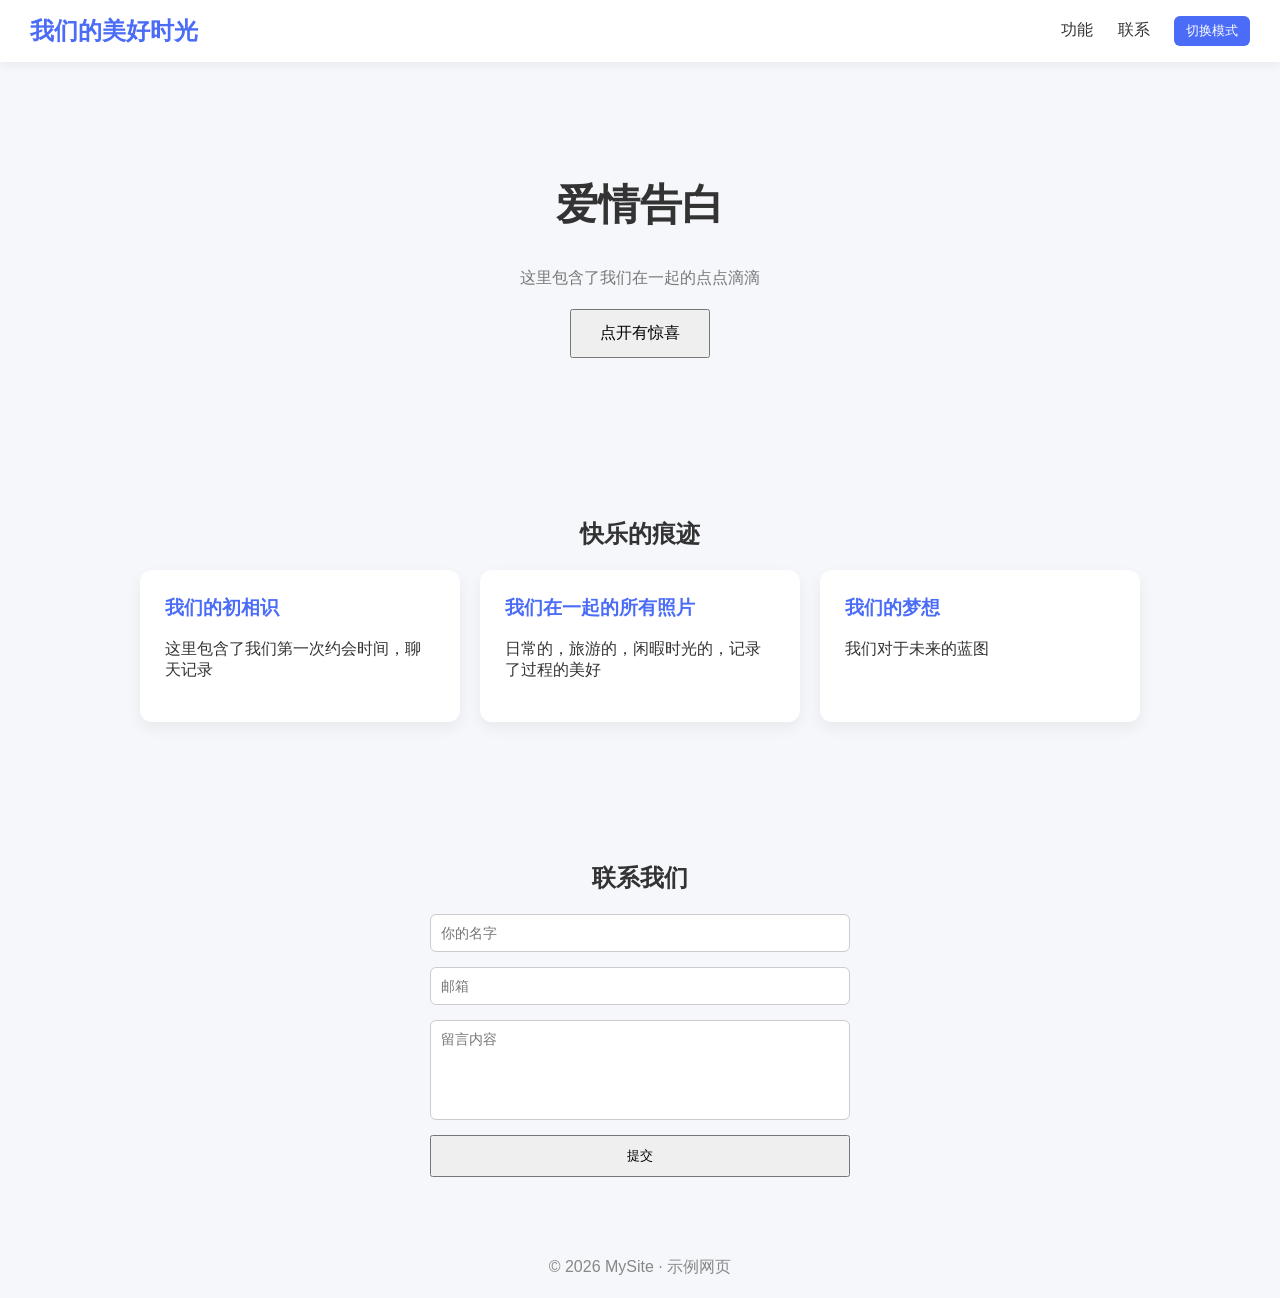
<file: index.html>
<!DOCTYPE html>
<html lang="zh-CN">
<head>
  <meta charset="UTF-8">
  <title>我的飞哥哥</title>
  <meta name="viewport" content="width=device-width, initial-scale=1.0">

  <style>
    :root {
      --bg-color: #f5f7fb;
      --text-color: #333;
      --card-bg: #fff;
      --primary: #4a6cf7;
    }

    body.dark {
      --bg-color: #1e1e2f;
      --text-color: #eee;
      --card-bg: #2a2a3d;
    }

    * {
      box-sizing: border-box;
    }

    body {
      margin: 0;
      font-family: "Segoe UI", Arial, sans-serif;
      background-color: var(--bg-color);
      color: var(--text-color);
      transition: 0.3s;
    }

    /* ===== 导航栏 ===== */
    header {
      background: var(--card-bg);
      box-shadow: 0 4px 10px rgba(0,0,0,0.05);
      padding: 15px 30px;
      display: flex;
      justify-content: space-between;
      align-items: center;
      position: sticky;
      top: 0;
      z-index: 100;
    }

    header h2 {
      margin: 0;
      color: var(--primary);
    }

    nav a {
      margin-left: 20px;
      text-decoration: none;
      color: var(--text-color);
      font-weight: 500;
    }

    nav button {
      margin-left: 20px;
      padding: 6px 12px;
      border-radius: 6px;
      border: none;
      cursor: pointer;
      background: var(--primary);
      color: #fff;
    }

    /* ===== Hero 区 ===== */
    .hero {
      padding: 80px 20px;
      text-align: center;
    }

    .hero h1 {
      font-size: 42px;
    }

    .hero p {
      max-width: 600px;
      margin: 20px auto;
      color: #777;
    }

    .hero button {
      padding: 12px 28px;
      font-size: 16px;
    }

    /* ===== 卡片区域 ===== */
    .section {
      padding: 60px 30px;
    }

    .cards {
      display: grid;
      grid-template-columns: repeat(auto-fit, minmax(260px, 1fr));
      gap: 20px;
      max-width: 1000px;
      margin: auto;
    }

    .card {
      background: var(--card-bg);
      padding: 25px;
      border-radius: 12px;
      box-shadow: 0 6px 16px rgba(0,0,0,0.06);
    }

    .card h3 {
      margin-top: 0;
      color: var(--primary);
    }

    /* ===== 表单 ===== */
    form {
      max-width: 420px;
      margin: auto;
      display: flex;
      flex-direction: column;
      gap: 15px;
    }

    input, textarea {
      padding: 10px;
      border-radius: 6px;
      border: 1px solid #ccc;
      font-size: 14px;
    }

    textarea {
      resize: none;
      height: 100px;
    }

    form button {
      padding: 10px;
    }

    /* ===== 模态框 ===== */
    .modal {
      position: fixed;
      inset: 0;
      background: rgba(0,0,0,0.5);
      display: none;
      justify-content: center;
      align-items: center;
    }

    .modal-content {
      background: var(--card-bg);
      padding: 30px;
      border-radius: 10px;
      text-align: center;
      width: 300px;
    }

    footer {
      text-align: center;
      padding: 20px;
      color: #888;
    }
  </style>
</head>

<body>

<header>
  <h2>我们的美好时光</h2>
  <nav>
    <a href="#features">功能</a>
    <a href="#contact">联系</a>
    <button onclick="toggleTheme()">切换模式</button>
  </nav>
</header>

<section class="hero">
  <h1>爱情告白</h1>
  <p>
    这里包含了我们在一起的点点滴滴
  </p>
  <button onclick="openModal()">点开有惊喜</button>
</section>

<section class="section" id="features">
  <h2 style="text-align:center">快乐的痕迹</h2>
  <div class="cards">
    <div class="card">
      <h3>我们的初相识</h3>
      <p>这里包含了我们第一次约会时间，聊天记录</p>
    </div>
    <div class="card">
      <h3>我们在一起的所有照片</h3>
      <p>日常的，旅游的，闲暇时光的，记录了过程的美好</p>
    </div>
    <div class="card">
      <h3>我们的梦想</h3>
      <p>我们对于未来的蓝图</p>
    </div>
  </div>
</section>

<section class="section" id="contact">
  <h2 style="text-align:center">联系我们</h2>
  <form onsubmit="submitForm(event)">
    <input type="text" placeholder="你的名字" required>
    <input type="email" placeholder="邮箱" required>
    <textarea placeholder="留言内容"></textarea>
    <button type="submit">提交</button>
  </form>
</section>

<div class="modal" id="modal">
  <div class="modal-content">
    <h3>我爱你，老公 🎉</h3>
    <p>你的大宝</p>
    <button onclick="closeModal()">关闭</button>
  </div>
</div>

<footer>
  © 2026 MySite · 示例网页
</footer>

<script>
  function openModal() {
    document.getElementById('modal').style.display = 'flex';
  }

  function closeModal() {
    document.getElementById('modal').style.display = 'none';
  }

  function toggleTheme() {
    document.body.classList.toggle('dark');
  }

  function submitForm(event) {
    event.preventDefault();
    alert("表单已提交（示例）✅");
  }
</script>

</body>
</html>
</file>
